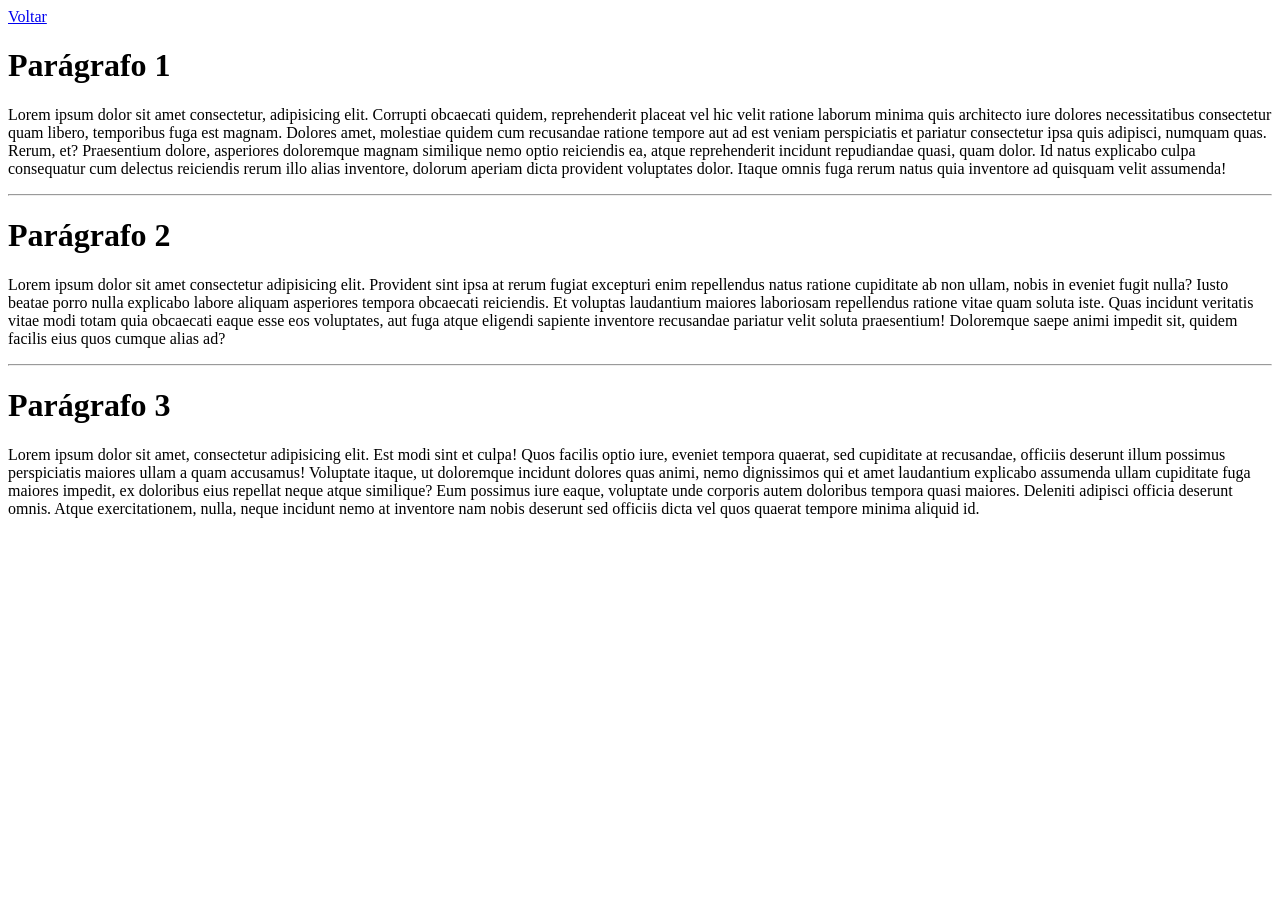
<file: index.html>
<!DOCTYPE html>
<html lang="pt-br">
    <head>
        <title>Minha Página 123</title>
    </head>
    <body>
        
        <a href="links.html">Voltar</a>

        <h1>Parágrafo 1</h1>
        <p>
            Lorem ipsum dolor sit amet consectetur, adipisicing elit. Corrupti obcaecati quidem, reprehenderit placeat vel hic velit ratione laborum minima quis architecto iure dolores necessitatibus consectetur quam libero, temporibus fuga est magnam. Dolores amet, molestiae quidem cum recusandae ratione tempore aut ad est veniam perspiciatis et pariatur consectetur ipsa quis adipisci, numquam quas. Rerum, et? Praesentium dolore, asperiores doloremque magnam similique nemo optio reiciendis ea, atque reprehenderit incidunt repudiandae quasi, quam dolor. Id natus explicabo culpa consequatur cum delectus reiciendis rerum illo alias inventore, dolorum aperiam dicta provident voluptates dolor. Itaque omnis fuga rerum natus quia inventore ad quisquam velit assumenda!
        </p>

        <hr>

        <h1>Parágrafo 2</h1>
        <p>Lorem ipsum dolor sit amet consectetur adipisicing elit. Provident sint ipsa at rerum fugiat excepturi enim repellendus natus ratione cupiditate ab non ullam, nobis in eveniet fugit nulla? Iusto beatae porro nulla explicabo labore aliquam asperiores tempora obcaecati reiciendis. Et voluptas laudantium maiores laboriosam repellendus ratione vitae quam soluta iste. Quas incidunt veritatis vitae modi totam quia obcaecati eaque esse eos voluptates, aut fuga atque eligendi sapiente inventore recusandae pariatur velit soluta praesentium! Doloremque saepe animi impedit sit, quidem facilis eius quos cumque alias ad?</p>

        <hr>

        <h1>Parágrafo 3</h1>
        <p>Lorem ipsum dolor sit amet, consectetur adipisicing elit. Est modi sint et culpa! Quos facilis optio iure, eveniet tempora quaerat, sed cupiditate at recusandae, officiis deserunt illum possimus perspiciatis maiores ullam a quam accusamus! Voluptate itaque, ut doloremque incidunt dolores quas animi, nemo dignissimos qui et amet laudantium explicabo assumenda ullam cupiditate fuga maiores impedit, ex doloribus eius repellat neque atque similique? Eum possimus iure eaque, voluptate unde corporis autem doloribus tempora quasi maiores. Deleniti adipisci officia deserunt omnis. Atque exercitationem, nulla, neque incidunt nemo at inventore nam nobis deserunt sed officiis dicta vel quos quaerat tempore minima aliquid id.</p>


    </body>
</html>
</file>
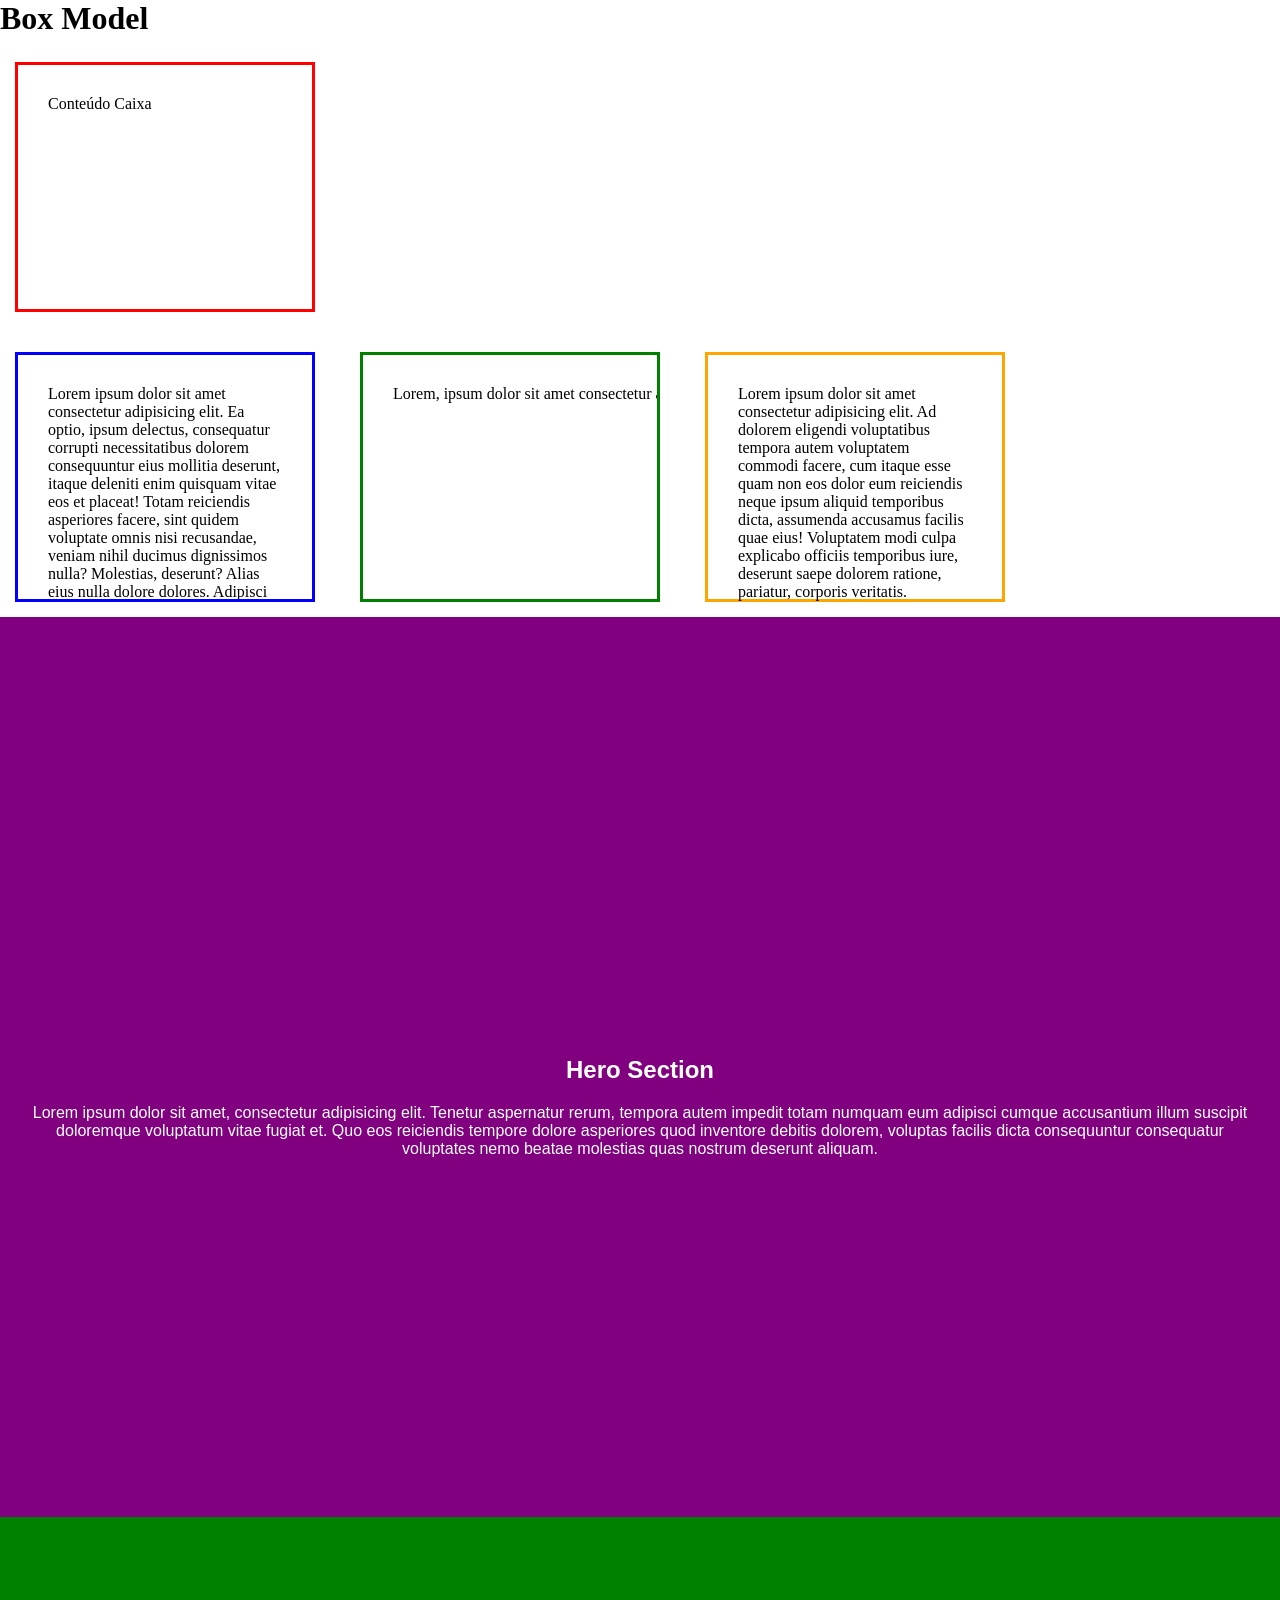
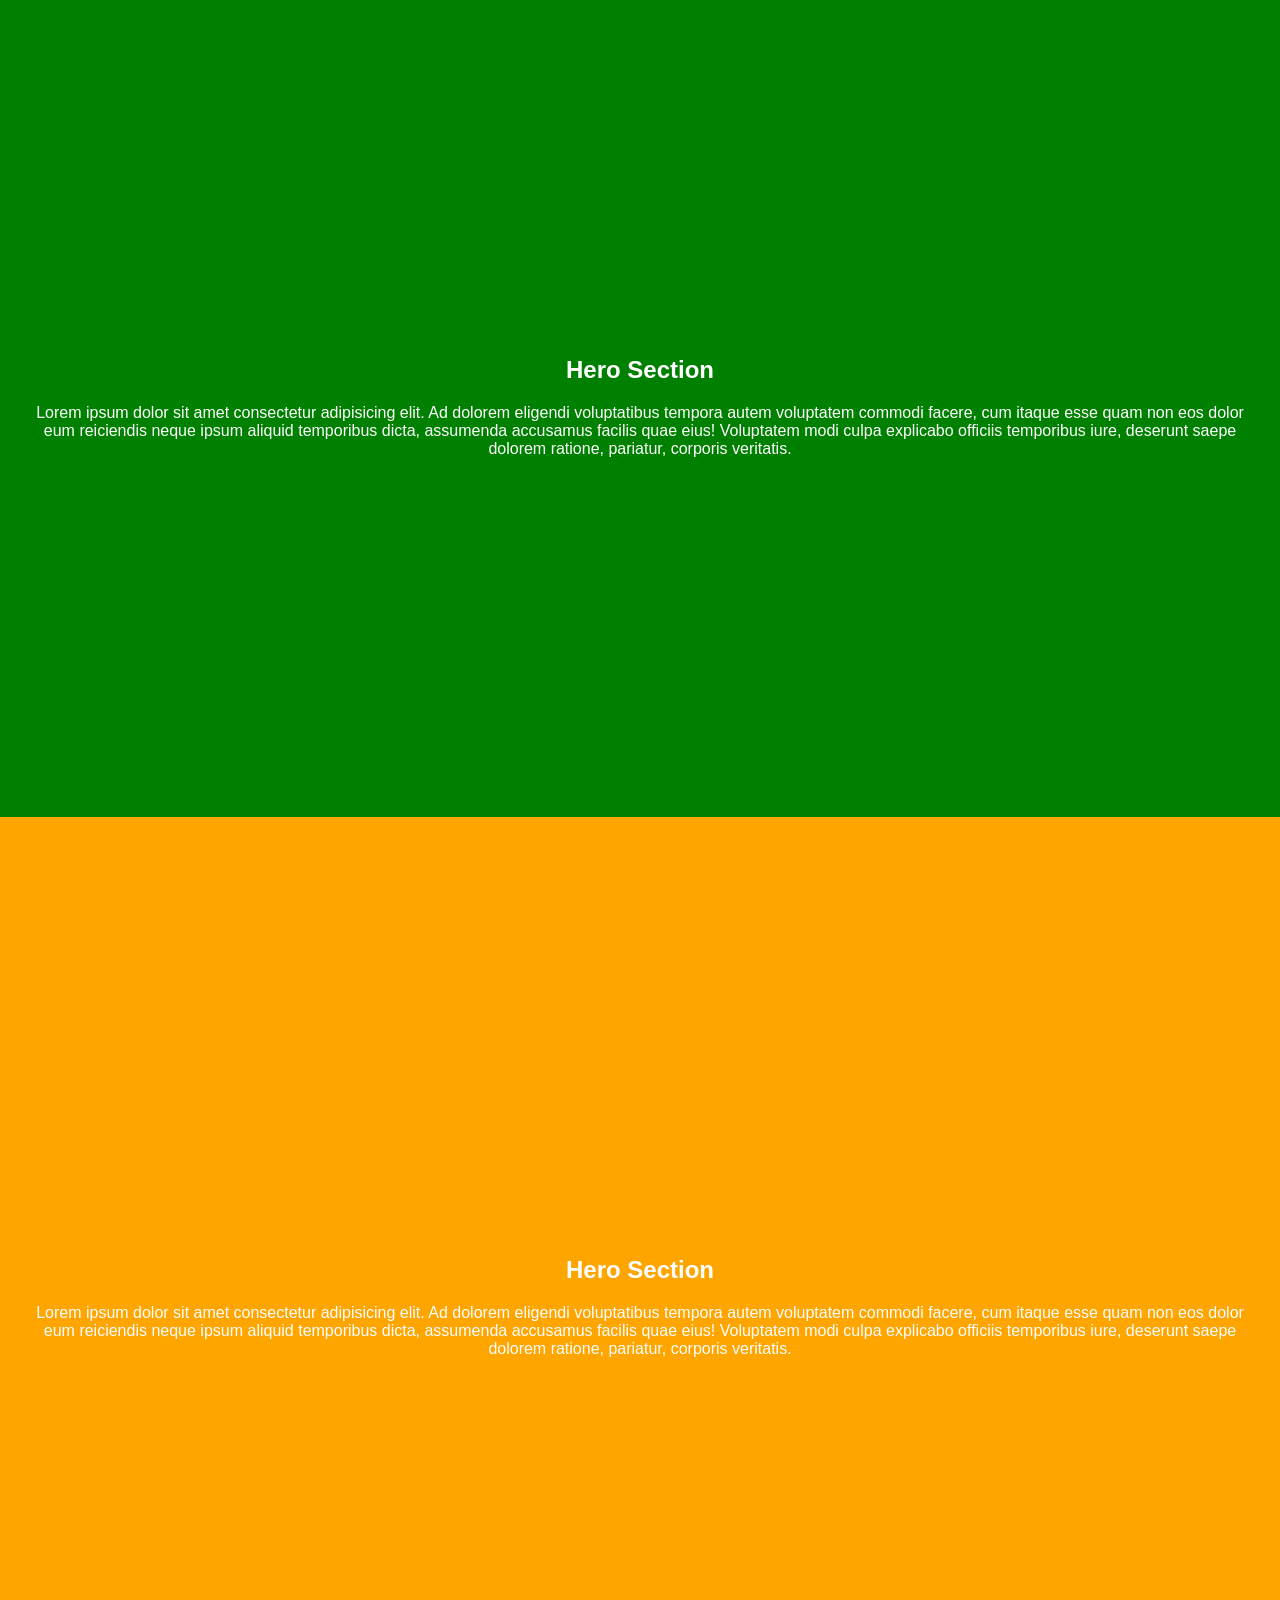
<file: boxmodel.html>
<!DOCTYPE html>
<html lang="pt-br">
<head>
    <meta charset="UTF-8">
    <meta name="viewport" content="width=device-width, initial-scale=1.0">
    <title>Box Model</title>

    <link rel="stylesheet" href="css/boxmodel.css">
</head>
<body>
    
    <h1>Box Model</h1>

    <div class="box">
        Conteúdo Caixa
    </div>

    <div class="boxes">
        <div class="box box-blue scroll-vertical">
            Lorem ipsum dolor sit amet consectetur adipisicing elit. Ea optio, ipsum delectus, consequatur corrupti necessitatibus dolorem consequuntur eius mollitia deserunt, itaque deleniti enim quisquam vitae eos et placeat! Totam reiciendis asperiores facere, sint quidem voluptate omnis nisi recusandae, veniam nihil ducimus dignissimos nulla? Molestias, deserunt? Alias eius nulla dolore dolores. Adipisci voluptatibus quis at autem ex nobis, dolores consequatur porro saepe molestiae quaerat vel hic accusamus magnam dignissimos debitis itaque beatae vitae ut ab, perspiciatis aspernatur animi sint maiores? Blanditiis, facere. A quam in vel perspiciatis aperiam repellendus assumenda illo veniam culpa soluta enim dicta velit aspernatur nulla nostrum fuga unde accusantium, accusamus, eligendi qui ab sunt iste? Laudantium quo sapiente aut quos. Temporibus earum libero nostrum eos, inventore, ut ad laudantium consequatur culpa veritatis voluptas illo modi voluptate? Enim corporis, reiciendis praesentium incidunt itaque aspernatur quos esse tenetur nulla placeat dolorem quibusdam sed voluptate eaque minus, aperiam, id necessitatibus.
        </div>
        <div class="box box-green scroll-horizontal">
            Lorem, ipsum dolor sit amet consectetur adipisicing elit. Tenetur omnis ipsum dicta quo amet iusto, corporis possimus necessitatibus vel sint similique fugit velit voluptas, cumque doloremque quidem sed. Optio totam dolorem, accusamus ullam magnam sed sequi dignissimos. Fugit, quibusdam iste veritatis voluptate et optio rerum laudantium natus nulla magnam. Quibusdam perferendis unde, labore cum debitis dolores id et? Distinctio sint consequatur dolorum voluptas qui nam, illum vel nihil tempore voluptatum aspernatur laborum eveniet sunt, fuga ex obcaecati in. Dolores enim vitae nulla ratione possimus nam debitis modi odit ullam minus sequi optio commodi at sit expedita quaerat aut sint alias voluptates, fuga voluptatibus sunt asperiores similique numquam? Ratione maiores quos est quam commodi quibusdam ab voluptas inventore asperiores quae aliquam iure quis nulla velit eum quia illo, libero tempore. Ex amet ab voluptatem, accusamus sapiente est dolores alias incidunt nesciunt debitis autem libero itaque officiis possimus deleniti dicta porro iste.
        </div>
        <div class="box box-orange">
            Lorem ipsum dolor sit amet consectetur adipisicing elit. Ad dolorem eligendi voluptatibus tempora autem voluptatem commodi facere, cum itaque esse quam non eos dolor eum reiciendis neque ipsum aliquid temporibus dicta, assumenda accusamus facilis quae eius! Voluptatem modi culpa explicabo officiis temporibus iure, deserunt saepe dolorem ratione, pariatur, corporis veritatis.
        </div>
    </div>


    <div class="hero hero-blue">
        <h2>Hero Section</h2>
        <p>Lorem ipsum dolor sit amet, consectetur adipisicing elit. Tenetur aspernatur rerum, tempora autem impedit totam numquam eum adipisci cumque accusantium illum suscipit doloremque voluptatum vitae fugiat et. Quo eos reiciendis tempore dolore asperiores quod inventore debitis dolorem, voluptas facilis dicta consequuntur consequatur voluptates nemo beatae molestias quas nostrum deserunt aliquam.</p>
    </div>
    <div class="hero hero-green">
        <h2>Hero Section</h2>
        <p>Lorem ipsum dolor sit amet consectetur adipisicing elit. Ad dolorem eligendi voluptatibus tempora autem voluptatem commodi facere, cum itaque esse quam non eos dolor eum reiciendis neque ipsum aliquid temporibus dicta, assumenda accusamus facilis quae eius! Voluptatem modi culpa explicabo officiis temporibus iure, deserunt saepe dolorem ratione, pariatur, corporis veritatis.</p>
    </div>
    <div class="hero hero-orange">
        <h2>Hero Section</h2>
        <p>Lorem ipsum dolor sit amet consectetur adipisicing elit. Ad dolorem eligendi voluptatibus tempora autem voluptatem commodi facere, cum itaque esse quam non eos dolor eum reiciendis neque ipsum aliquid temporibus dicta, assumenda accusamus facilis quae eius! Voluptatem modi culpa explicabo officiis temporibus iure, deserunt saepe dolorem ratione, pariatur, corporis veritatis.</p>
    </div>

</body>
</html>
</file>
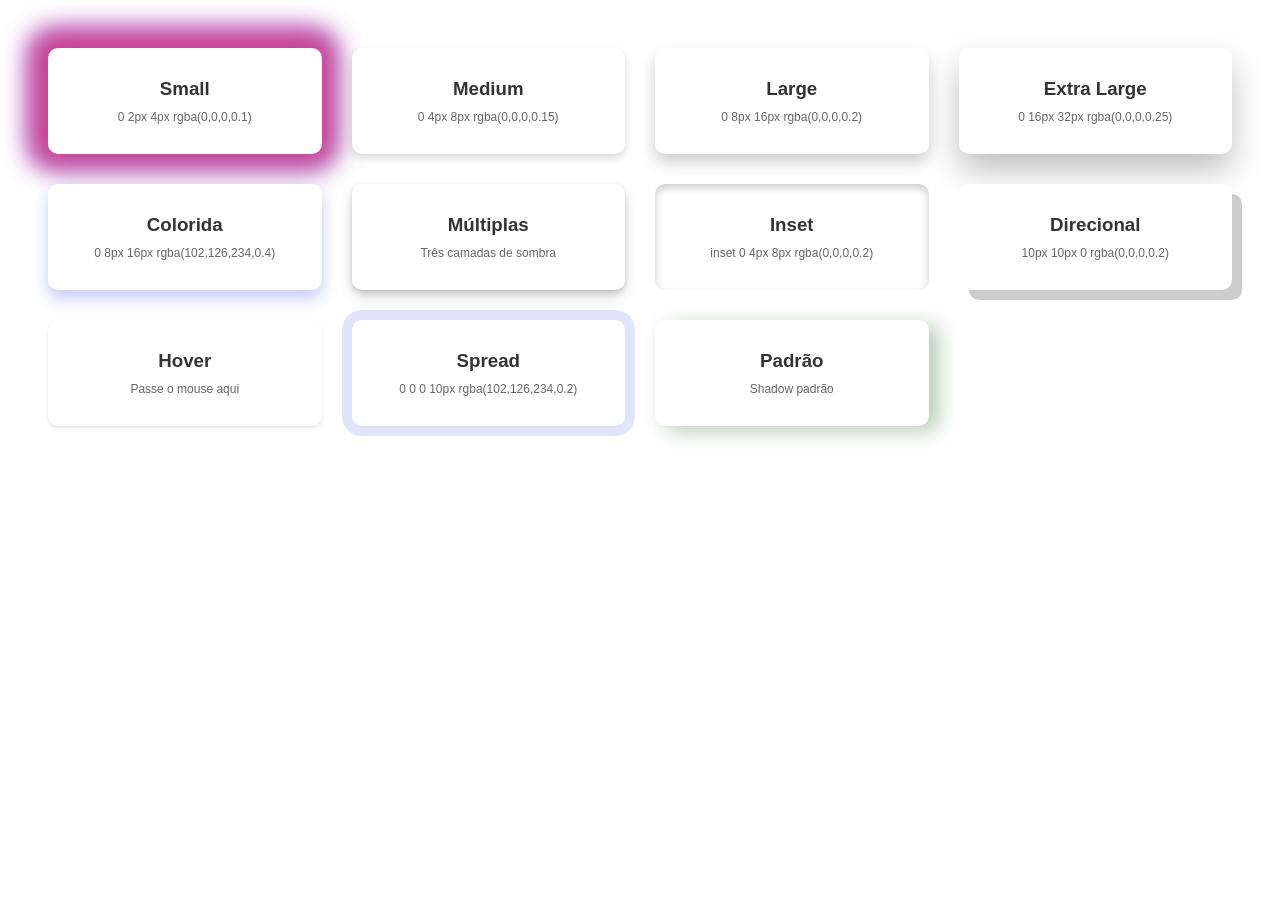
<file: boxshadown.html>
<!DOCTYPE html>
<html lang="pt-BR">
<head>
    <meta charset="UTF-8">
    <meta name="viewport" content="width=device-width, initial-scale=1.0">
    <title>Box Shadow - Exemplos</title>
    <style>
        body {
            font-family: Arial, sans-serif;
            padding: 40px;
            /* background: linear-gradient(135deg, #667eea 0%, #764ba2 100%); */
        }

        .container {
            display: grid;
            grid-template-columns: repeat(auto-fit, minmax(250px, 1fr));
            gap: 30px;
            max-width: 1200px;
            margin: 0 auto;
        }

        .box {
            background: white;
            padding: 30px;
            border-radius: 10px;
            text-align: center;
        }

        .box h3 {
            margin: 0 0 10px 0;
            color: #333;
        }

        .box p {
            margin: 0;
            font-size: 12px;
            color: #666;
        }

        /* Diferentes tipos de sombras */
        .shadow-small {
            box-shadow: -2px -2px 25px 17px rgba(255,24,57,0.56), -2px -2px 25px 17px rgba(37,6,255,0.56);
        }

        .shadow-medium {
            box-shadow: 0 4px 8px rgba(0, 0, 0, 0.15);
        }

        .shadow-medium:hover {
            box-shadow: 0 10px 32px rgba(17, 0, 247, 0.7);
            transform: translateY(-5px);
        }

        .shadow-large {
            box-shadow: 0 8px 16px rgba(0, 0, 0, 0.2);
        }

        .shadow-xlarge {
            box-shadow: 0 16px 32px rgba(0, 0, 0, 0.25);
        }

        .shadow-colored {
            box-shadow: 0 8px 16px rgba(102, 126, 234, 0.4);
        }

        .shadow-multiple {
            box-shadow: 
                0 2px 4px rgba(0, 0, 0, 0.1),
                0 4px 8px rgba(0, 0, 0, 0.1),
                0 8px 16px rgba(0, 0, 0, 0.1);
        }

        .shadow-inset {
            box-shadow: inset 0 4px 8px rgba(0, 0, 0, 0.2);
        }

        .shadow-directional {
            box-shadow: 10px 10px 0 rgba(0, 0, 0, 0.2);
        }

        /* Efeito hover */
        .shadow-hover {
            box-shadow: 0 2px 4px rgba(0, 0, 0, 0.1);
            transition: box-shadow 0.3s ease;
        }

        .shadow-hover:hover {
            box-shadow: 0 16px 32px rgba(0, 0, 0, 0.25);
            transform: translateY(-5px);
        }

        .shadow-spread {
            box-shadow: 0 0 0 10px rgba(102, 126, 234, 0.2);
        }

        .shadow-novaroma {
            box-shadow: 10px 5px 20px rgba(10, 95, 0, 0.3);
        }
    </style>
</head>
<body>
    <div class="container">
        <div class="box shadow-small">
            <h3>Small</h3>
            <p>0 2px 4px rgba(0,0,0,0.1)</p>
        </div>

        <div class="box shadow-medium">
            <h3>Medium</h3>
            <p>0 4px 8px rgba(0,0,0,0.15)</p>
        </div>

        <div class="box shadow-large">
            <h3>Large</h3>
            <p>0 8px 16px rgba(0,0,0,0.2)</p>
        </div>

        <div class="box shadow-xlarge">
            <h3>Extra Large</h3>
            <p>0 16px 32px rgba(0,0,0,0.25)</p>
        </div>

        <div class="box shadow-colored">
            <h3>Colorida</h3>
            <p>0 8px 16px rgba(102,126,234,0.4)</p>
        </div>

        <div class="box shadow-multiple">
            <h3>Múltiplas</h3>
            <p>Três camadas de sombra</p>
        </div>

        <div class="box shadow-inset">
            <h3>Inset</h3>
            <p>inset 0 4px 8px rgba(0,0,0,0.2)</p>
        </div>

        <div class="box shadow-directional">
            <h3>Direcional</h3>
            <p>10px 10px 0 rgba(0,0,0,0.2)</p>
        </div>

        <div class="box shadow-hover">
            <h3>Hover</h3>
            <p>Passe o mouse aqui</p>
        </div>

        <div class="box shadow-spread">
            <h3>Spread</h3>
            <p>0 0 0 10px rgba(102,126,234,0.2)</p>
        </div>
        <div class="box shadow-novaroma">
            <h3>Padrão</h3>
            <p>Shadow padrão</p>
        </div>
    </div>
    
</body>
</html>
</file>
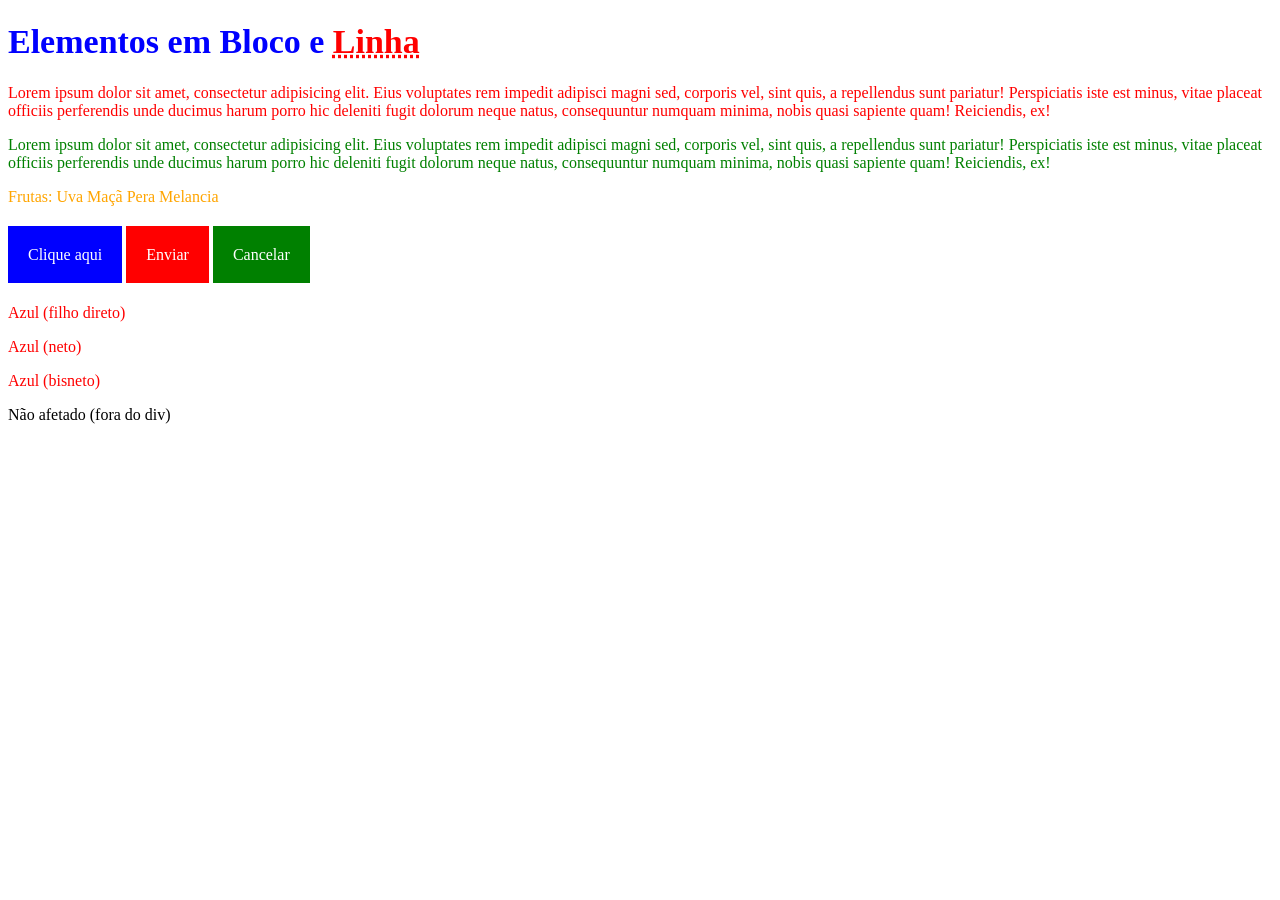
<file: css.html>
<!DOCTYPE html>
<html lang="en">
<head>
    <meta charset="UTF-8">
    <meta name="viewport" content="width=device-width, initial-scale=1.0">
    <title>Elementos em Bloco e Linha</title>

    <link rel="stylesheet" href="css/style.css">

    <style>
        h1 > span {
            color: red;
            text-decoration: underline;
            text-decoration-style: dotted;
        }
    </style>
</head>
<body>

    <h1>Elementos em Bloco e <span>Linha</span></h1>
    <div>
        Lorem ipsum dolor sit amet, consectetur adipisicing elit. Eius voluptates rem impedit adipisci magni sed, corporis vel, sint quis, a repellendus sunt pariatur! Perspiciatis iste est minus, vitae placeat officiis perferendis unde ducimus harum porro hic deleniti fugit dolorum neque natus, consequuntur numquam minima, nobis quasi sapiente quam! Reiciendis, ex!
    </div>

    <p style="color: green;">
        Lorem ipsum dolor sit amet, consectetur adipisicing elit. Eius voluptates rem impedit adipisci magni sed, corporis vel, sint quis, a repellendus sunt pariatur! Perspiciatis iste est minus, vitae placeat officiis perferendis unde ducimus harum porro hic deleniti fugit dolorum neque natus, consequuntur numquam minima, nobis quasi sapiente quam! Reiciendis, ex!
    </p>
    
    <!-- Container de Frutas -->
    <div id="frutas">
        Frutas: 
        <span>Uva</span>
        <span>Maçã</span>
        <span>Pera</span>
        <span>Melancia</span>
    </div>

    <div id="botoes">
        <span class="botao">Clique aqui</span>
        <span class="botao botao-vermelho">Enviar</span>
        <span class="botao botao-verde">Cancelar</span>
    </div>

    <div>
        <p>Azul (filho direto)</p>
        <section>
            <p>Azul (neto)</p>
            <article>
                <p>Azul (bisneto)</p>
            </article>
        </section>
    </div>
    <p>Não afetado (fora do div)</p>

</body>
</html>
</file>
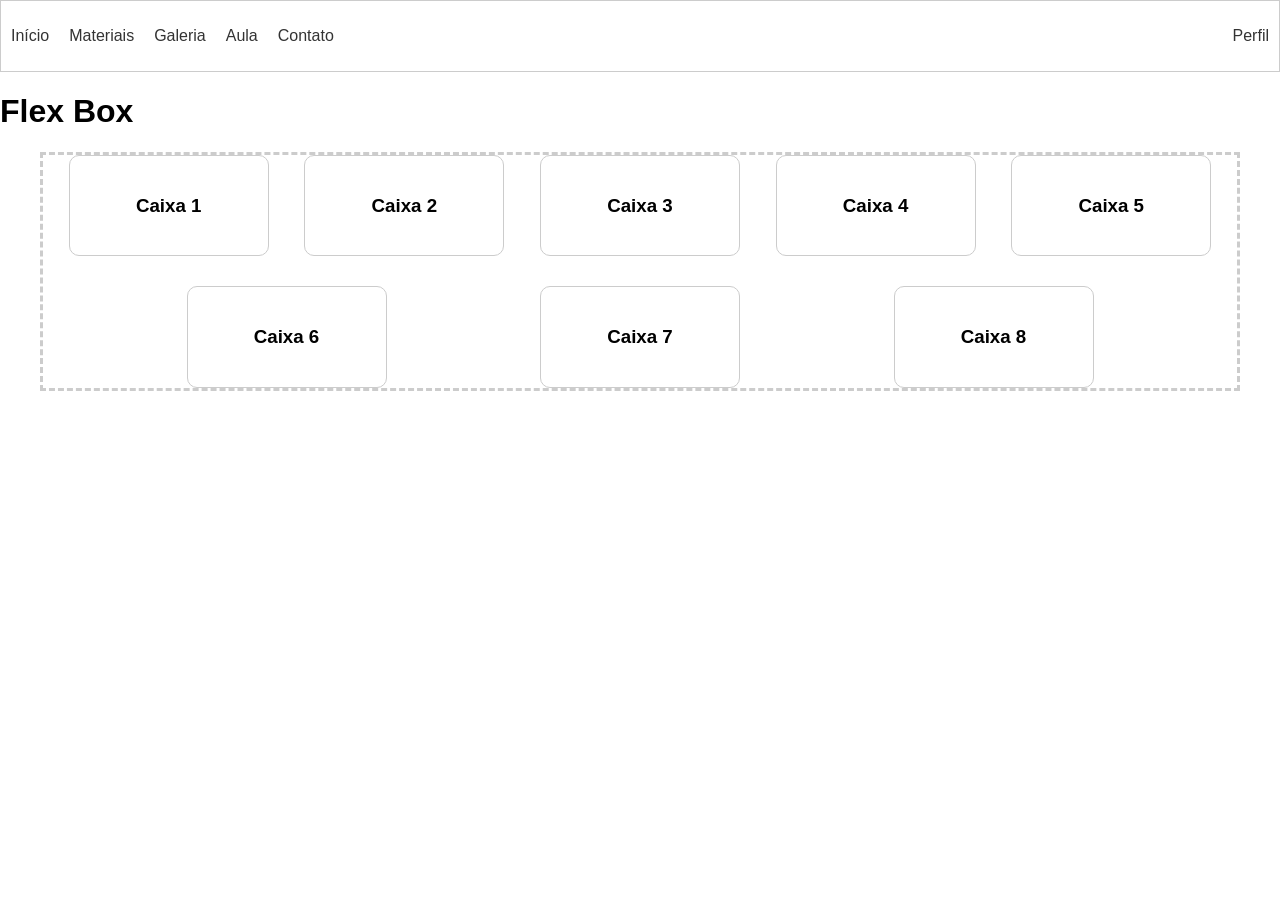
<file: flexbox.html>
<!DOCTYPE html>
<html lang="pt-br">
<head>
    <meta charset="UTF-8">
    <meta name="viewport" content="width=device-width, initial-scale=1.0">
    <title>Flex Box</title>

    <link rel="stylesheet" href="css/flexbox.css">
</head>
<body>
    
    <div class="menu">
        <ul>
            <li><a href="#início">Início</a></li>
            <li><a href="#materiais">Materiais</a></li>
            <li><a href="#galeria">Galeria</a></li>
            <li><a href="#aula">Aula</a></li>
            <li><a href="#contato">Contato</a></li>
            <li class="grow"></li>
            <li><a href="#perfil">Perfil</a></li>
        </ul>
    </div>
    
    <h1>Flex Box</h1>
    



    <div class="container d-flex">

        <div class="box">
            <h3>Caixa 1</h3>
        </div>

        <div class="box">
            <h3>Caixa 2</h3>
        </div>
        <div class="box">
            <h3>Caixa 3</h3>
        </div>
        <div class="box">
            <h3>Caixa 4</h3>
        </div>
        <div class="box">
            <h3>Caixa 5</h3>
        </div>
        <div class="box">
            <h3>Caixa 6</h3>
        </div>
        <div class="box">
            <h3>Caixa 7</h3>
        </div>
        <div class="box">
            <h3>Caixa 8</h3>
        </div>
        <!-- <div class="box">
            <h3>Caixa 9</h3>
        </div> -->
        
    </div>

</body>
</html>
</file>
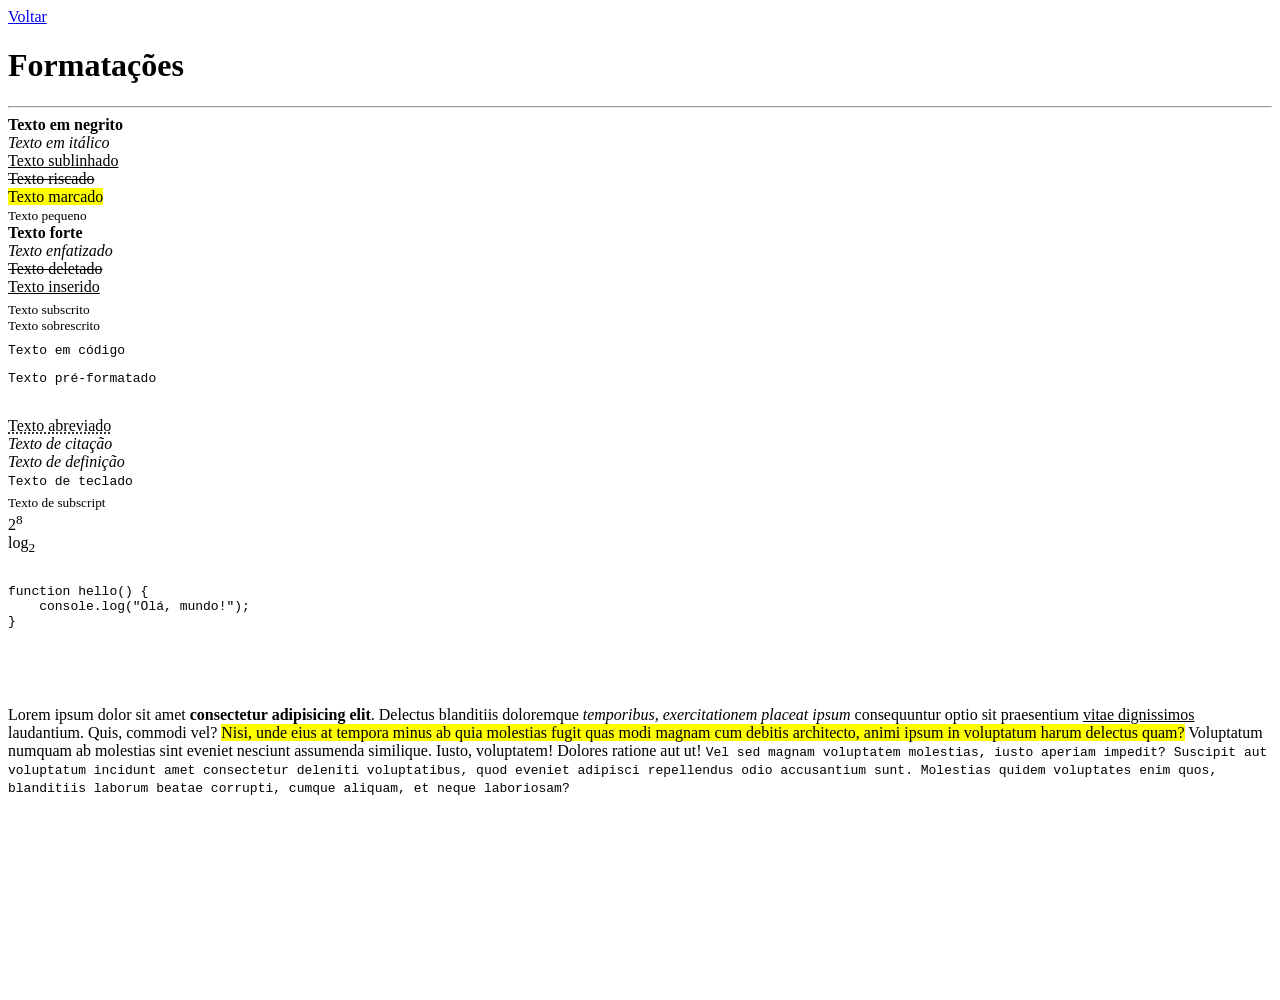
<file: formatacao.html>
<!DOCTYPE html>
<html lang="pt-br">
    <head>
        <meta charset="UTF-8">
        <meta name="viewport" content="width=device-width, initial-scale=1.0">
        <title>Formatações</title>
    </head>
    <body>

        <a href="links.html">Voltar</a>

        <h1>Formatações</h1>
        <hr>
        <b>Texto em negrito</b><br>
        <i>Texto em itálico</i><br>
        <u>Texto sublinhado</u><br>
        <s>Texto riscado</s><br>
        <mark>Texto marcado</mark><br>
        <small>Texto pequeno</small><br>
        <strong>Texto forte</strong><br>
        <em>Texto enfatizado</em><br>
        <del>Texto deletado</del><br>
        <ins>Texto inserido</ins><br>
        <sub>Texto subscrito</sub><br>
        <sup>Texto sobrescrito</sup><br>
        <code>Texto em código</code><br>
        <pre>Texto pré-formatado</pre><br>
        <abbr title="Abreviação">Texto abreviado</abbr><br>
        <cite>Texto de citação</cite><br>
        <dfn>Texto de definição</dfn><br>
        <kbd>Texto de teclado</kbd><br>
        <sub>Texto de subscript</sub><br>
        2<sup>8</sup><br>
        log<sub>2</sub><br>

        <pre>
            <code>
function hello() {
    console.log("Olá, mundo!");
}
            </code>
        </pre>
        <br>


        <p>
            Lorem ipsum dolor sit amet <b>consectetur adipisicing elit</b>. Delectus blanditiis doloremque <i>temporibus, exercitationem placeat ipsum</i> consequuntur optio sit praesentium <u>vitae dignissimos</u> laudantium. Quis, commodi vel? <mark>Nisi, unde eius at tempora minus ab quia molestias fugit quas modi magnam cum debitis architecto, animi ipsum in voluptatum harum delectus quam?</mark> Voluptatum numquam ab molestias sint eveniet nesciunt assumenda similique. Iusto, voluptatem! Dolores ratione aut ut! <code>Vel sed magnam voluptatem molestias, iusto aperiam impedit? Suscipit aut voluptatum incidunt amet consectetur deleniti voluptatibus, quod eveniet adipisci repellendus odio accusantium sunt. Molestias quidem voluptates enim quos, blanditiis laborum beatae corrupti, cumque aliquam, et neque laboriosam?</code>
        </p>

        <br><br><br><br><br><br><br><br><br><br>
    </body>
</html>
</file>
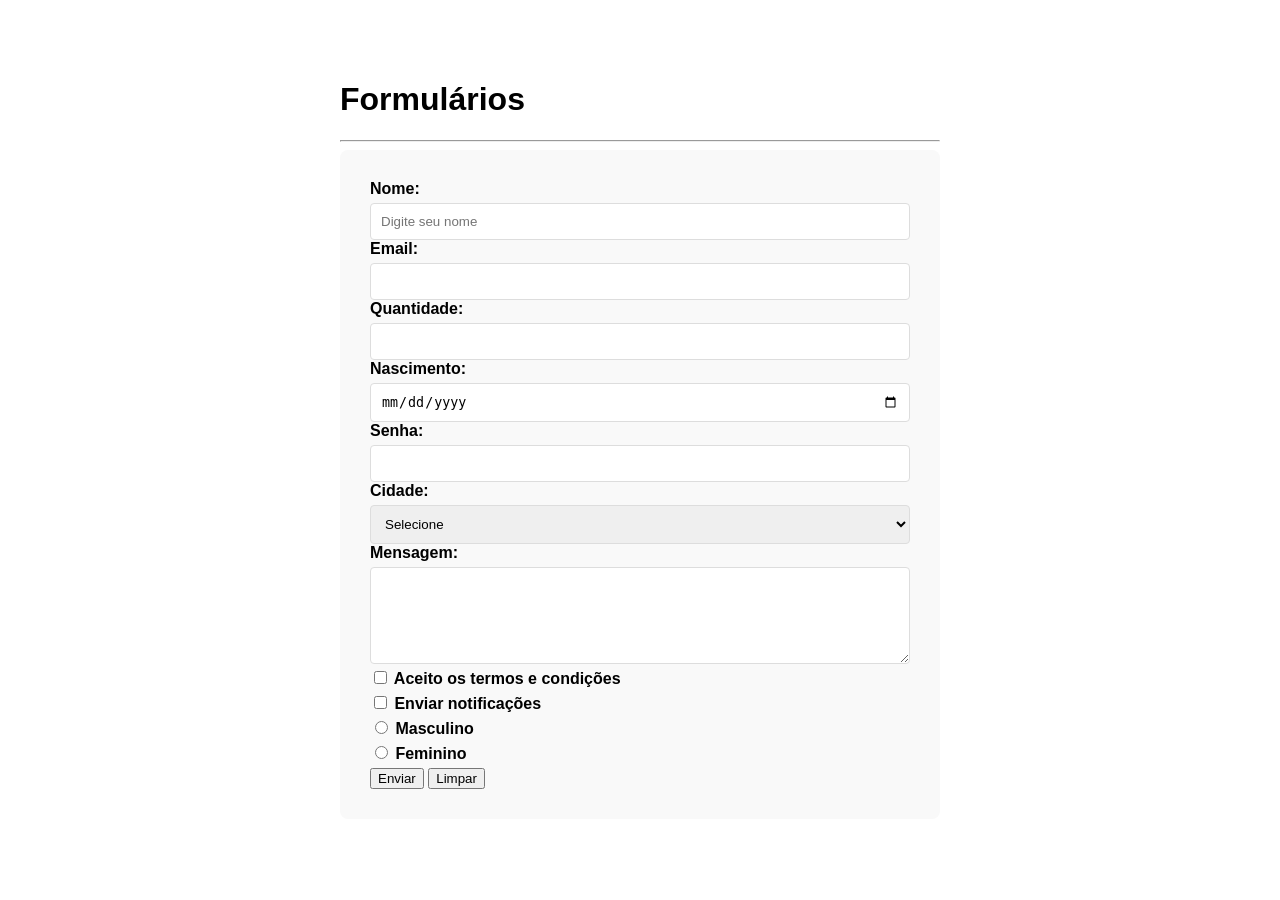
<file: formularios.html>
<!DOCTYPE html>
<html lang="pt-br">
<head>
    <meta charset="UTF-8">
    <meta name="viewport" content="width=device-width, initial-scale=1.0">
    <title>Formulários</title>

    <style>
        body {
            font-family: Arial, sans-serif;
            max-width: 600px;
            margin: 40px auto;
            padding: 20px;
        }
        form {
            background: #f9f9f9;
            padding: 30px;
            border-radius: 8px;
        }
        .form-group {
            margin-bottom: 20px;
        }
        label {
            display: block;
            margin-bottom: 5px;
            font-weight: bold;
        }
        input[type="text"],
        input[type="email"],
        input[type="password"],
        input[type="tel"],
        input[type="date"],
        select,
        textarea {
            width: 100%;
            padding: 10px;
            border: 1px solid #ddd;
            border-radius: 4px;
            box-sizing: border-box;
        }
        button {
            background: #007acc;
            color: white;
            padding: 12px 30px;
            border: none;
            border-radius: 4px;
            cursor: pointer;
            font-size: 16px;
        }
        button:hover {
            background: #005a9c;
        }
        .required {
            color: red;
        }
    </style>
</head>
<body>
    
    <h1>Formulários</h1>
    <hr>

    <form action="/processar" method="post">
        <div>
            <label for="nome">Nome:</label>
            <input type="text" id="nome" name="nome" placeholder="Digite seu nome" required>
        </div>

        <div>
            <label for="email">Email:</label>
            <input type="email" id="email" name="email" required>
        </div>

        <div>
            <label for="quantidade">Quantidade:</label>
            <input type="text" id="quantidade" name="quantidade" required>
        </div>

        <div>
            <label for="nascimento">Nascimento:</label>
            <input type="date" id="nascimento" name="nascimento" required>
        </div>

        <label for="senha">Senha:</label>
        <input type="password" id="senha" name="senha" required>

        <label for="cidade">Cidade:</label>
        <select id="cidade" name="cidade">
            <option value="">Selecione</option>
            <option value="sp">São Paulo</option>
            <option value="rj">Rio de Janeiro</option>
            <option value="mg">Belo Horizonte</option>
        </select>

        <label for="mensagem">Mensagem:</label>
        <textarea id="mensagem" name="mensagem" rows="5" cols="40"></textarea>

        <label>
            <input type="checkbox" name="aceite1" value="sim"> Aceito os termos e condições
        </label>

        <label>
            <input type="checkbox" name="aceite2" value="sim"> Enviar notificações
        </label>
        
        <label>
            <input type="radio" name="genero" value="m"> Masculino
        </label>
        <label>
            <input type="radio" name="genero" value="f"> Feminino
        </label>

        <input type="submit" value="Enviar">
        <input type="reset" value="Limpar">
    </form> 

</body>
</html>
</file>
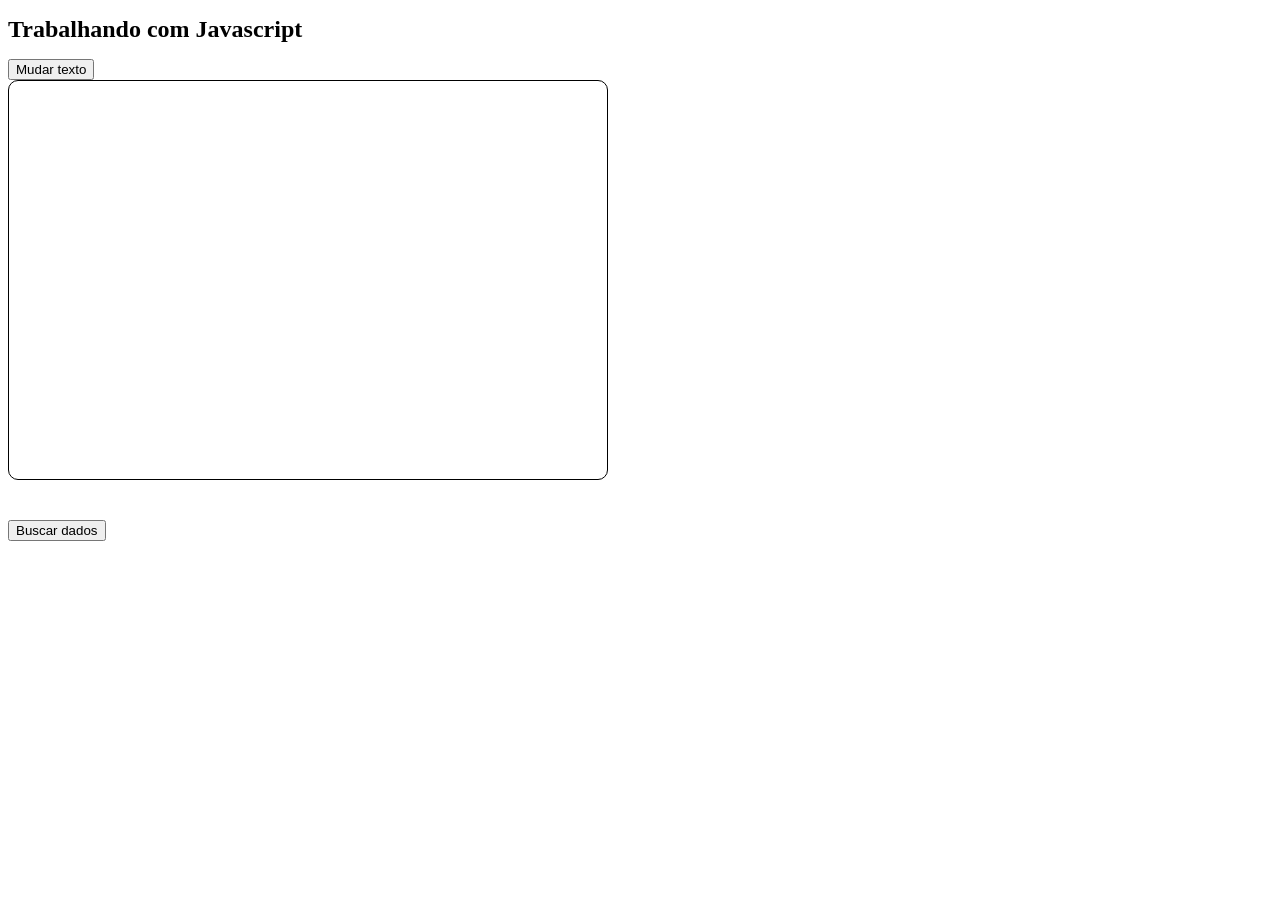
<file: javascript.html>
<!DOCTYPE html>
<html lang="pt-br">
<head>
    <meta charset="UTF-8">
    <meta name="viewport" content="width=device-width, initial-scale=1.0">
    <title>Trabalhando com Javascript</title>

    <link rel="stylesheet" href="css/style2.css">
</head>
<body>
    
    <h1 class="textoPadrao">Trabalhando com Javascript</h1>
    
    <button id="botaoTexto">Mudar texto</button>
    
    <div id="caixa" class="box"></div>

    <button id="botaoDados">Buscar dados</button>

    <script src="js/script.js"></script>
</body>
</html>
</file>
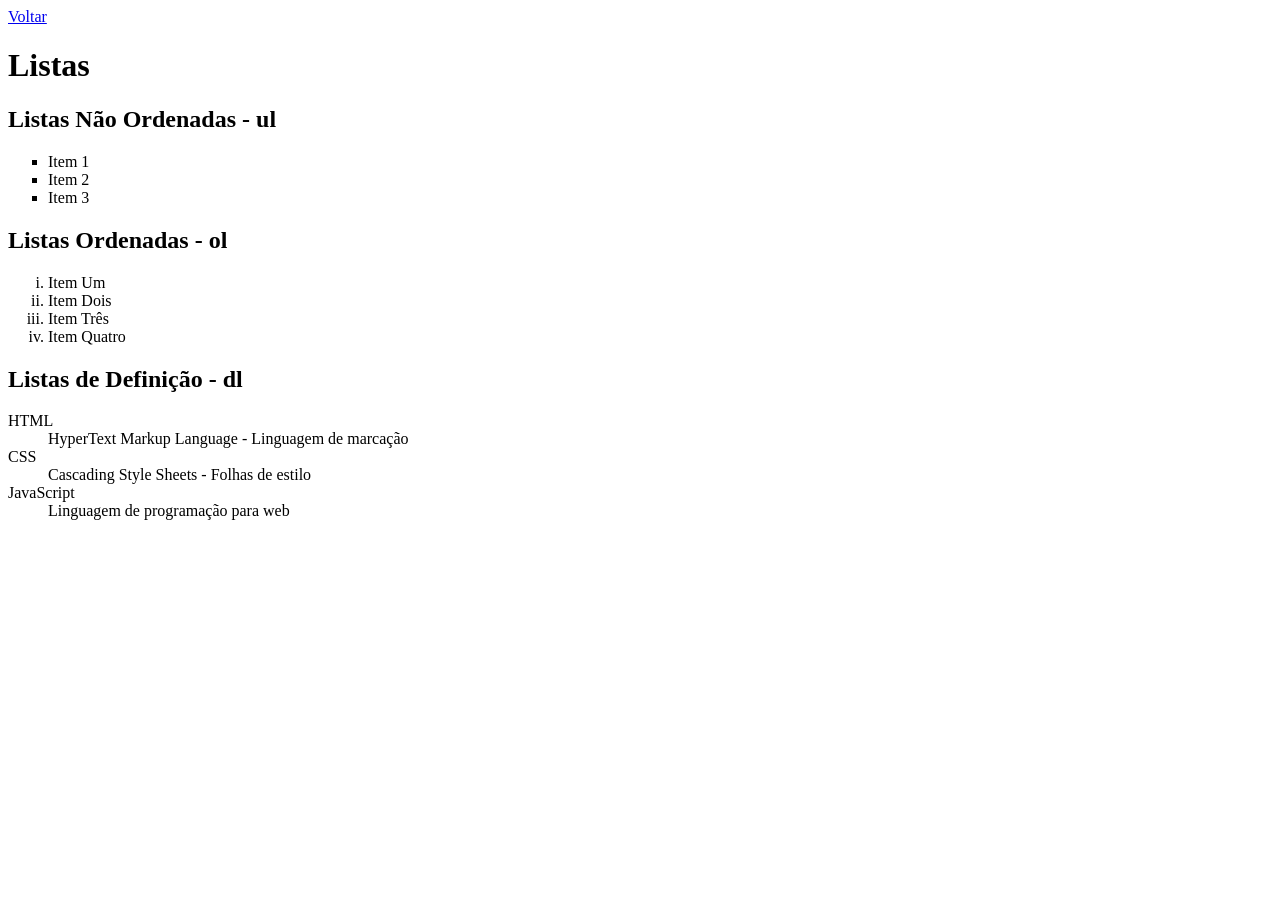
<file: listas.html>
<!DOCTYPE html>
<html lang="pt-br">
<head>
    <meta charset="UTF-8">
    <meta name="viewport" content="width=device-width, initial-scale=1.0">
    <title>Listas</title>
</head>
<body>

    <a href="links.html">Voltar</a>

    <h1>Listas</h1>
    
    <h2>Listas Não Ordenadas - ul</h2>
    <ul type="square">
        <li>Item 1</li>
        <li>Item 2</li>
        <li>Item 3</li>
    </ul>
    
    <h2>Listas Ordenadas - ol</h2>
    <ol type="i">
        <li>Item Um</li>
        <li>Item Dois</li>
        <li>Item Três</li>
        <li>Item Quatro</li>
    </ol>

    <h2>Listas de Definição - dl</h2>
    <dl>
        <dt>HTML</dt>
        <dd>HyperText Markup Language - Linguagem de marcação</dd>
        
        <dt>CSS</dt>
        <dd>Cascading Style Sheets - Folhas de estilo</dd>
        
        <dt>JavaScript</dt>
        <dd>Linguagem de programação para web</dd>
    </dl>
</body>
</html>
</file>
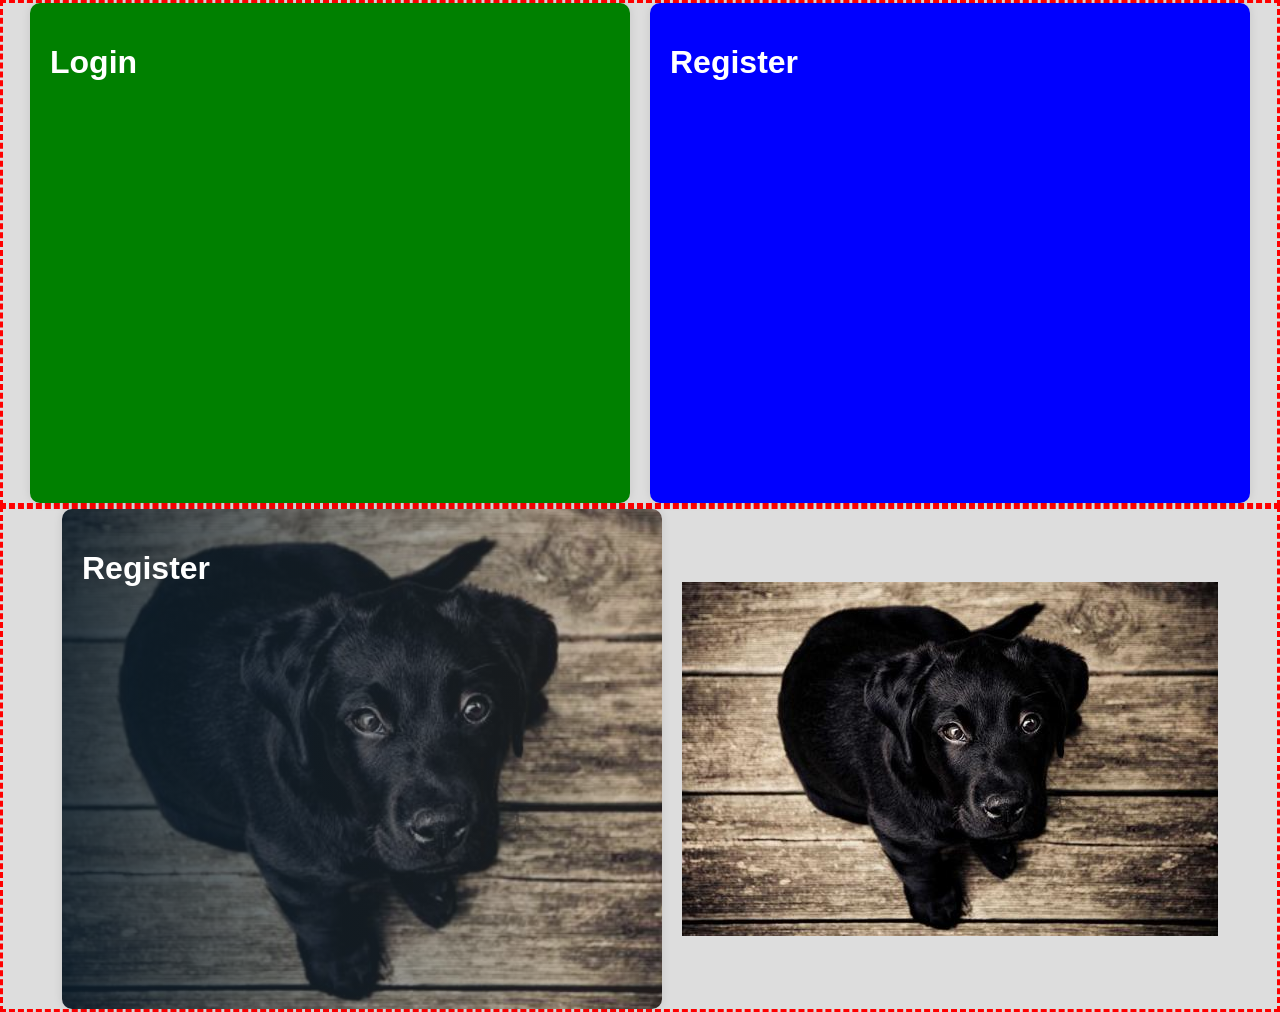
<file: login.html>
<!DOCTYPE html>
<html lang="en">
<head>
    <meta charset="UTF-8">
    <meta name="viewport" content="width=device-width, initial-scale=1.0">
    <title>Tela de Login</title>

    <link rel="stylesheet" href="css/login.css">
</head>
<body>


    <div class="container">
        <div class="login fundo-verde">
            <h1>Login</h1>
        </div>
        <div class="login fundo-azul">
            <h1>Register</h1>
        </div>
    </div>
    <div class="container">
        <div class="login fundo-imagem">
            <h1>Register</h1>
        </div>

        <img src="images/cachorro.jpg" alt="">

    </div>

    
</body>
</html>
</file>
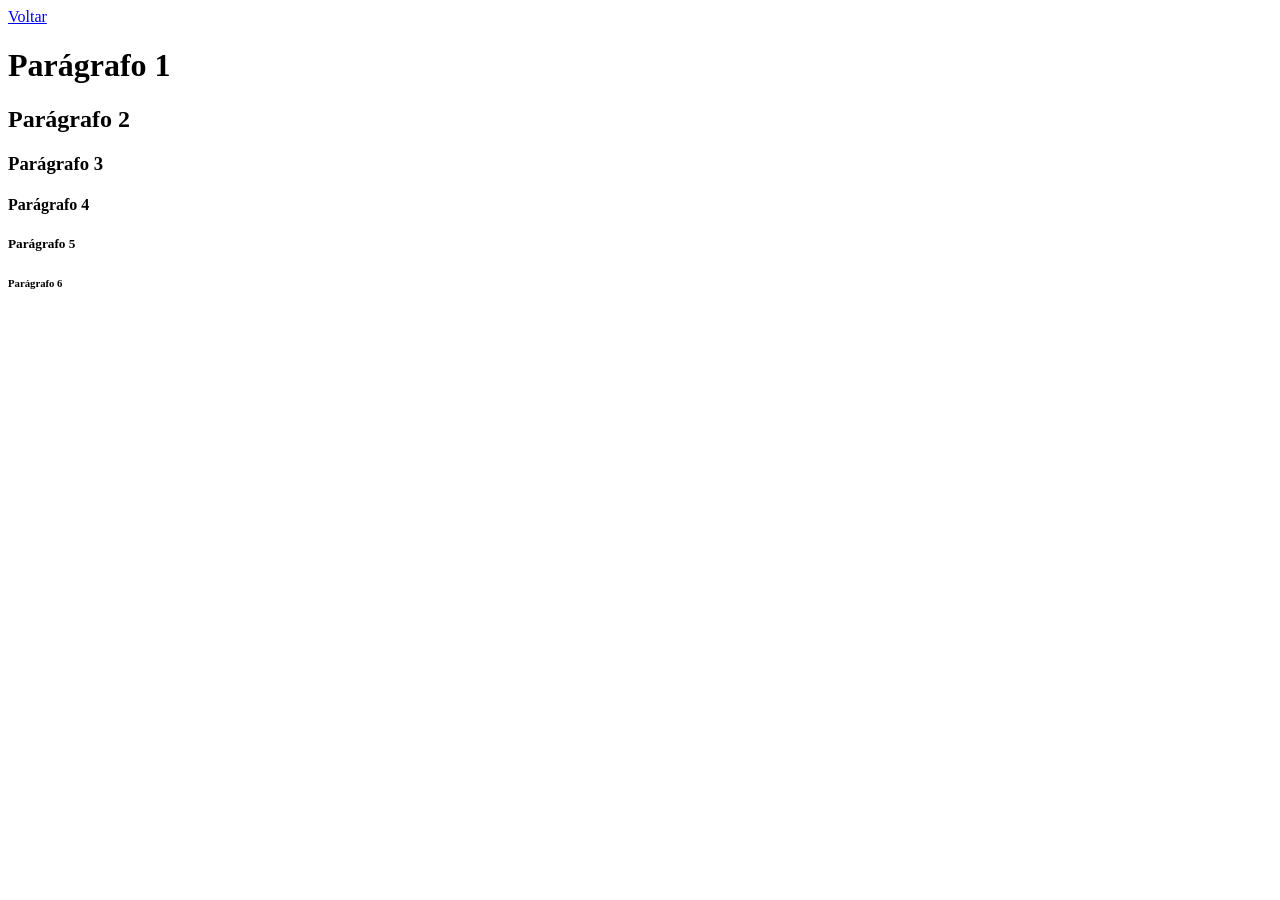
<file: paragrafos.html>
<!DOCTYPE html>
<html lang="pt-br">
<head>
    <meta charset="UTF-8">
    <meta name="viewport" content="width=device-width, initial-scale=1.0">
    <title>Parágrafos</title>
</head>
<body>
    <a href="links.html">Voltar</a>

    <h1>Parágrafo 1</h1>
    <h2>Parágrafo 2</h2>
    <h3>Parágrafo 3</h3>
    <h4>Parágrafo 4</h4>
    <h5>Parágrafo 5</h5>
    <h6>Parágrafo 6</h6>

</body>
</html>
</file>
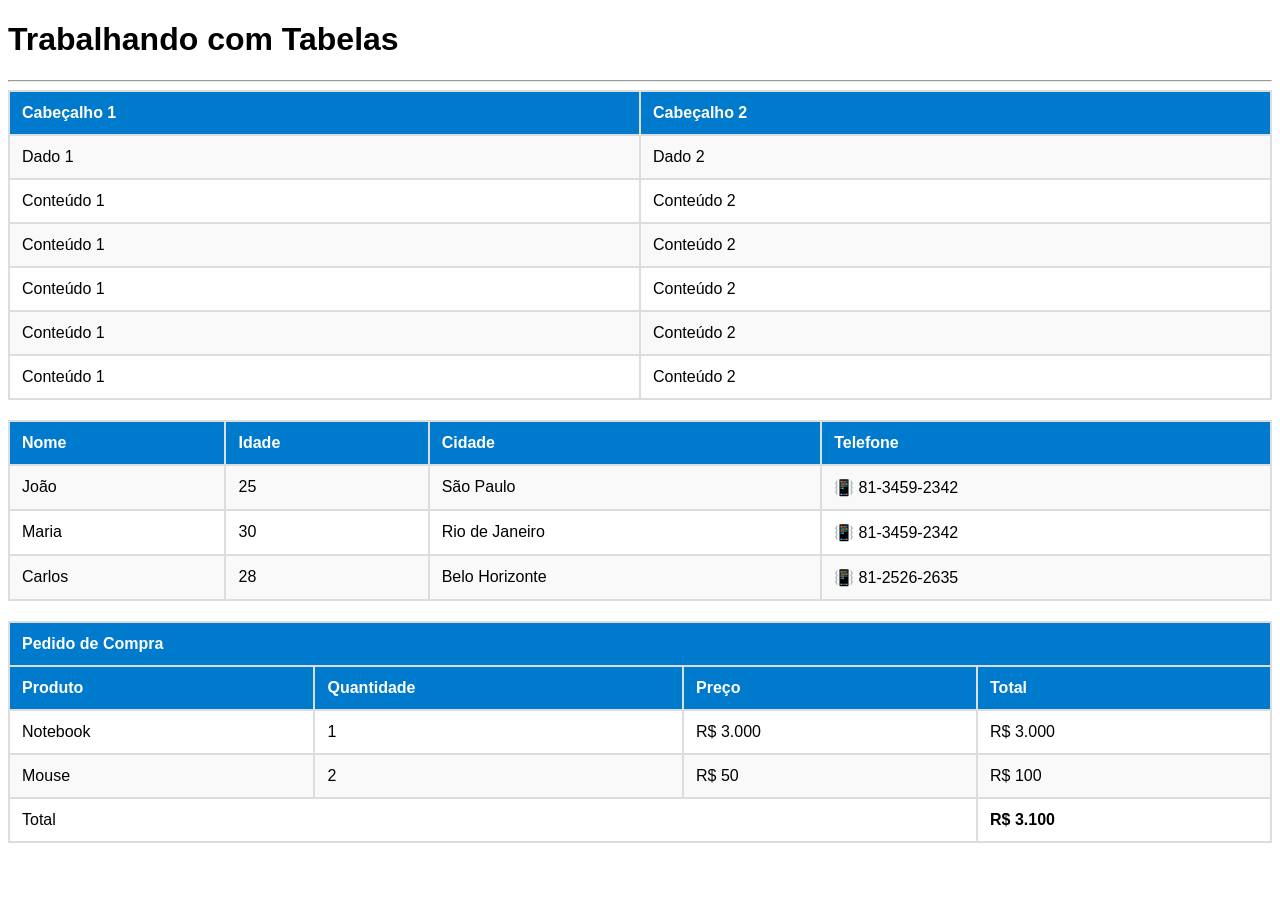
<file: tabelas.html>
<!DOCTYPE html>
<html lang="pt-br">
<head>
    <meta charset="UTF-8">
    <meta name="viewport" content="width=device-width, initial-scale=1.0">
    <title>Tabelas</title>

    <style>
        * {
            font-family: Arial, sans-serif;
        }
        
        table {
            width: 100%;
            border-collapse: collapse;
            margin-bottom: 20px;
        }

        th, td {
            padding: 12px;
            text-align: left;
            border: 2px solid #ddd;
        }

        th {
            background-color: #007acc;
            color: white;
        }

        tr:hover {
            background-color: #f5f5f5;
        }

        tr:nth-child(even) {
            background-color: #f9f9f9;
        }
    </style>

</head>
<body>

    <h1>Trabalhando com Tabelas</h1>
    <hr>

    <table border="1">
        <tr>
            <th>Cabeçalho 1</th>
            <th>Cabeçalho 2</th>
        </tr>
        <tr>
            <td>Dado 1</td>
            <td>Dado 2</td>
        </tr>
        <tr>
            <td>Conteúdo 1</td>
            <td>Conteúdo 2</td>
        </tr>
        <tr>
            <td>Conteúdo 1</td>
            <td>Conteúdo 2</td>
        </tr>
        <tr>
            <td>Conteúdo 1</td>
            <td>Conteúdo 2</td>
        </tr>
        <tr>
            <td>Conteúdo 1</td>
            <td>Conteúdo 2</td>
        </tr>
        <tr>
            <td>Conteúdo 1</td>
            <td>Conteúdo 2</td>
        </tr>
    </table>

    <table border="1">
        <tr>
            <th>Nome</th>
            <th>Idade</th>
            <th>Cidade</th>
            <th>Telefone</th>
        </tr>
        <tr>
            <td>João</td>
            <td>25</td>
            <td>São Paulo</td>
            <td>📳 81-3459-2342</td>
        </tr>
        <tr>
            <td>Maria</td>
            <td>30</td>
            <td>Rio de Janeiro</td>
            <td>📳 81-3459-2342</td>
        </tr>
        <tr>
            <td>Carlos</td>
            <td>28</td>
            <td>Belo Horizonte</td>
            <td>📳 81-2526-2635</td>
        </tr>
    </table>

    <table border="1">
        <thead>
            <tr>
                <th colspan="4">Pedido de Compra</th>
            </tr>
            <tr>
                <th>Produto</th>
                <th>Quantidade</th>
                <th>Preço</th>
                <th>Total</th>
            </tr>
        </thead>
        <tbody>
            <tr>
                <td>Notebook</td>
                <td>1</td>
                <td>R$ 3.000</td>
                <td>R$ 3.000</td>
            </tr>
            <tr>
                <td>Mouse</td>
                <td>2</td>
                <td>R$ 50</td>
                <td>R$ 100</td>
            </tr>
        </tbody>
        <tfoot>
            <tr>
                <td colspan="3">Total</td>
                <td>
                    <b>R$ 3.100</b>
                </td>
            </tr>
        </tfoot>
    </table>

</body>
</html>
</file>
<file: css/boxmodel.css>
* {
    box-sizing: border-box;
    margin: 0;
    padding: 0;
}

.boxes {
    display: flex;
}

.box {
    border: 3px solid red;
    height: 250px;
    width: 300px;
    margin: 25px 30px 15px 15px;
    padding: 30px;
}

.box-blue {
    border-color: blue;
}

.box-green {
    border-color: green;
}

.box-orange {
    border-color: orange;
}

.scroll-vertical {
    overflow-y: scroll;
}

.scroll-horizontal {
    overflow-x: scroll;
    text-wrap: nowrap;
}

.hero {
    height: 100vh;
    width: 100%;
    background-color: lightgray;
    text-align: center;
    color: white;
    font-family: sans-serif;
    display: flex;
    flex-direction: column;
    justify-content: center;
}

.hero h2 {
    padding-top: 100px;
}

.hero p {
    padding: 20px;
}

.hero-blue {
    background-color: purple;
}

.hero-green {
    background-color: green;
}

.hero-orange {
    background-color: orange;
}
</file>
<file: css/style.css>
h1 {
    color: blue;
    font-size: 34px;
}

div {
    color: red;
}

#frutas {
    color: orange;
    margin-bottom: 40px;
}

#botoes {
    margin-bottom: 40px;
}

.botao {
    color: white;
    background-color: blue;
    padding: 20px;
    text-align: center;
}

.botao-vermelho {
    background-color: red;
}

.botao-verde {
    background-color: green;
}
</file>
<file: css/flexbox.css>
* {
    box-sizing: border-box;
    font-family: Arial, sans-serif;
}

body {
    padding: 0px;
    margin: 0px;
}

.container {
    max-width: 1200px;
    margin: 0 auto;
    border: 3px dashed #ccc;
}

.box {
    padding: 20px;
    border-radius: 10px;
    text-align: center;
    border: 1px solid #ccc;
    width: 200px;
}

.d-flex {
    display: flex;
    gap: 10px;
    row-gap: 30px;
    flex-wrap: wrap;
    justify-content: space-evenly;
}

.grow {
    flex-grow: 1;
}

.menu {
    border: 1px solid #ccc;
    margin-bottom: 20px;
}

.menu ul {
    list-style: none;
    display: flex;
    gap: 20px;
    padding: 10px;
}

.menu ul li a {
    text-decoration: none;
    color: #333;
}
</file>
<file: css/style2.css>
.textoAzul {
    color: blue;
    font-size: 34px;
    text-decoration: underline;
    cursor: pointer;
    transition: all 1s ease;
}

.textoPadrao {
    color: black;
    font-size: 24px;
    text-decoration: none;
    cursor: default;
    transition: all 1s ease;
}

.box {
    width: 600px;
    height: 400px;
    margin-bottom: 40px;
    border: 1px solid black;
    border-radius: 10px;
    font-size: 36px;
    padding: 20px;
    box-sizing: border-box;

}
</file>
<file: css/login.css>
* {
    box-sizing: border-box;
    font-family: Arial, sans-serif;
}

body {
    padding: 0px;
    margin: 0px;
    background-color: #ddd;
}

.login {
    width: 600px;
    height: 500px;
    background-color: white;
    padding: 20px;
    border-radius: 10px;
    box-shadow: 0 0 10px rgba(0,0,0,0.1);
    color: white;
}

.container {
    border: 3px dashed red;
    display: flex;
    justify-content: center;
    align-items: center;
    gap: 20px;
    flex-wrap: wrap;
}

.fundo-verde {
    background-color: green;
}
.fundo-azul {
    background-color: blue;
}

.fundo-imagem {
    
    background: 
        linear-gradient(90deg, rgba(13, 31, 45, .88), rgba(255, 255, 255, 0.1)), 
        url('../images/cachorro.jpg')
        center / cover;
}
</file>
